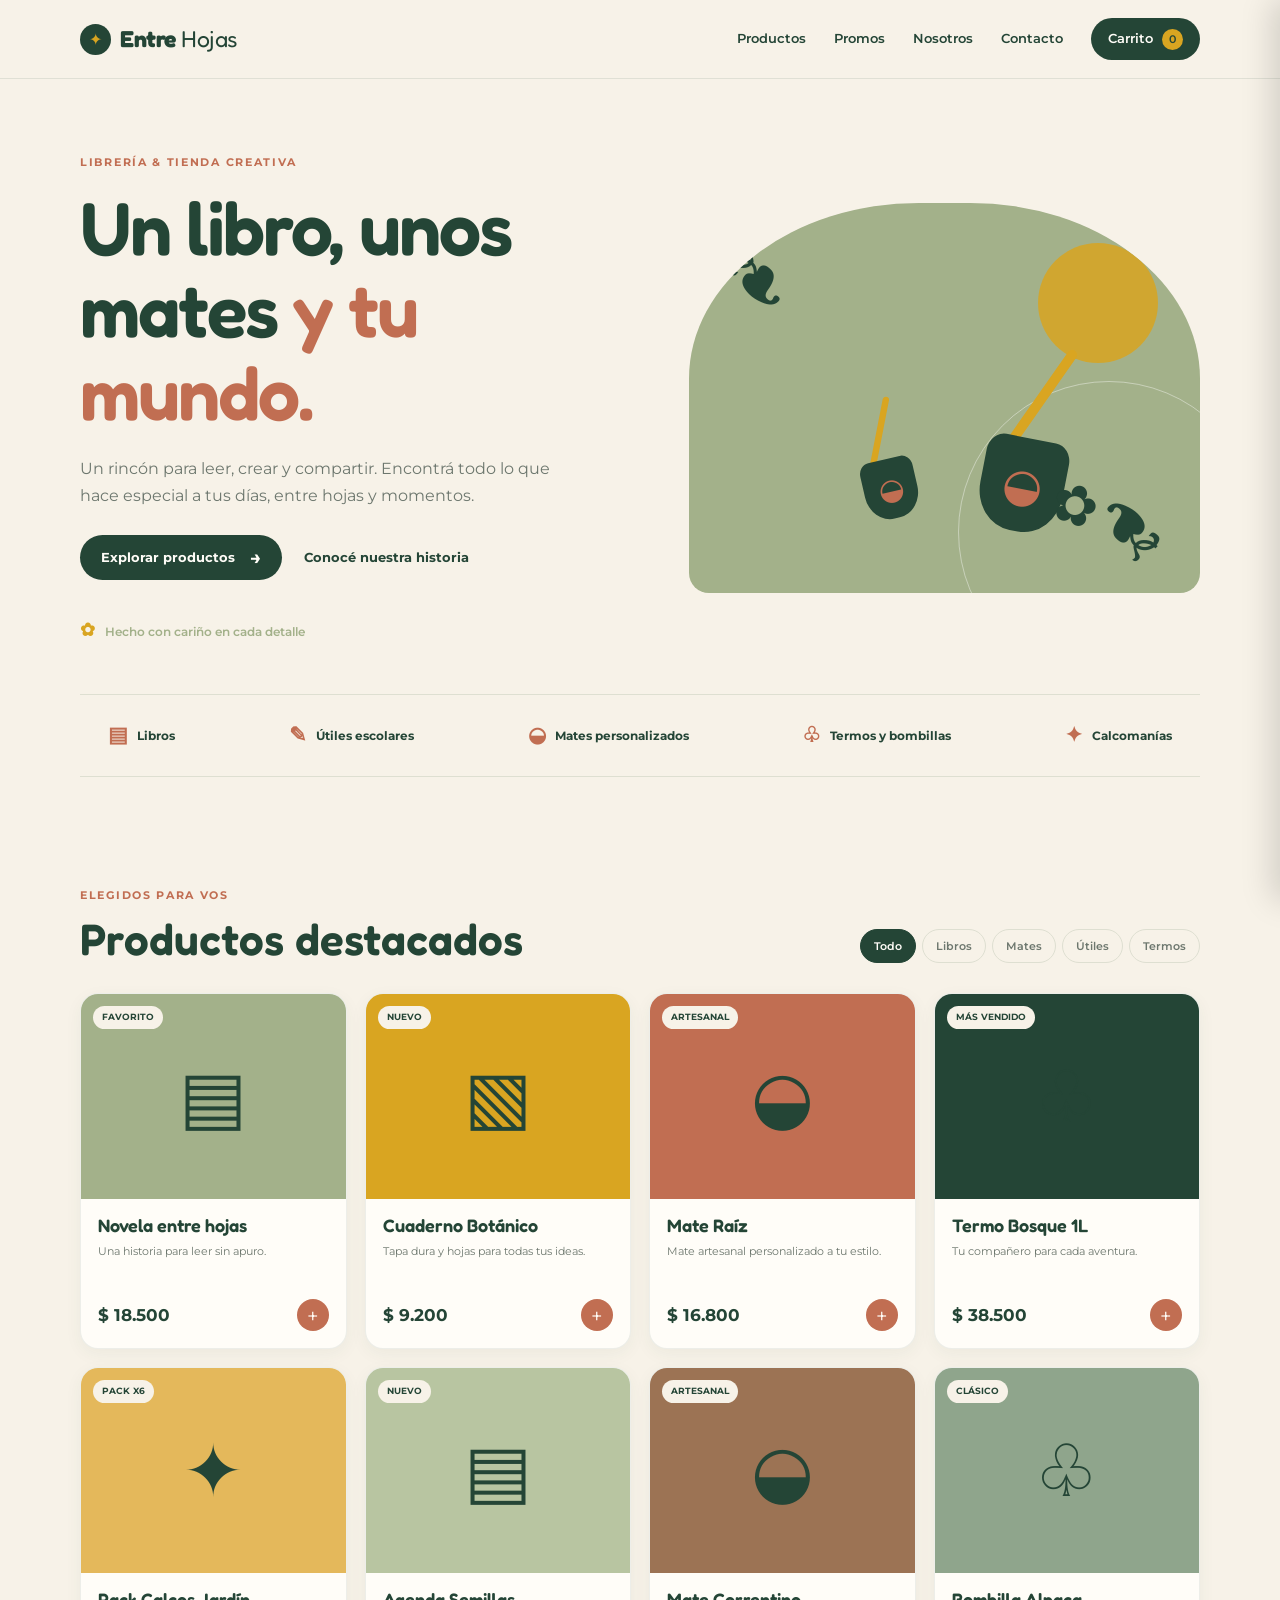
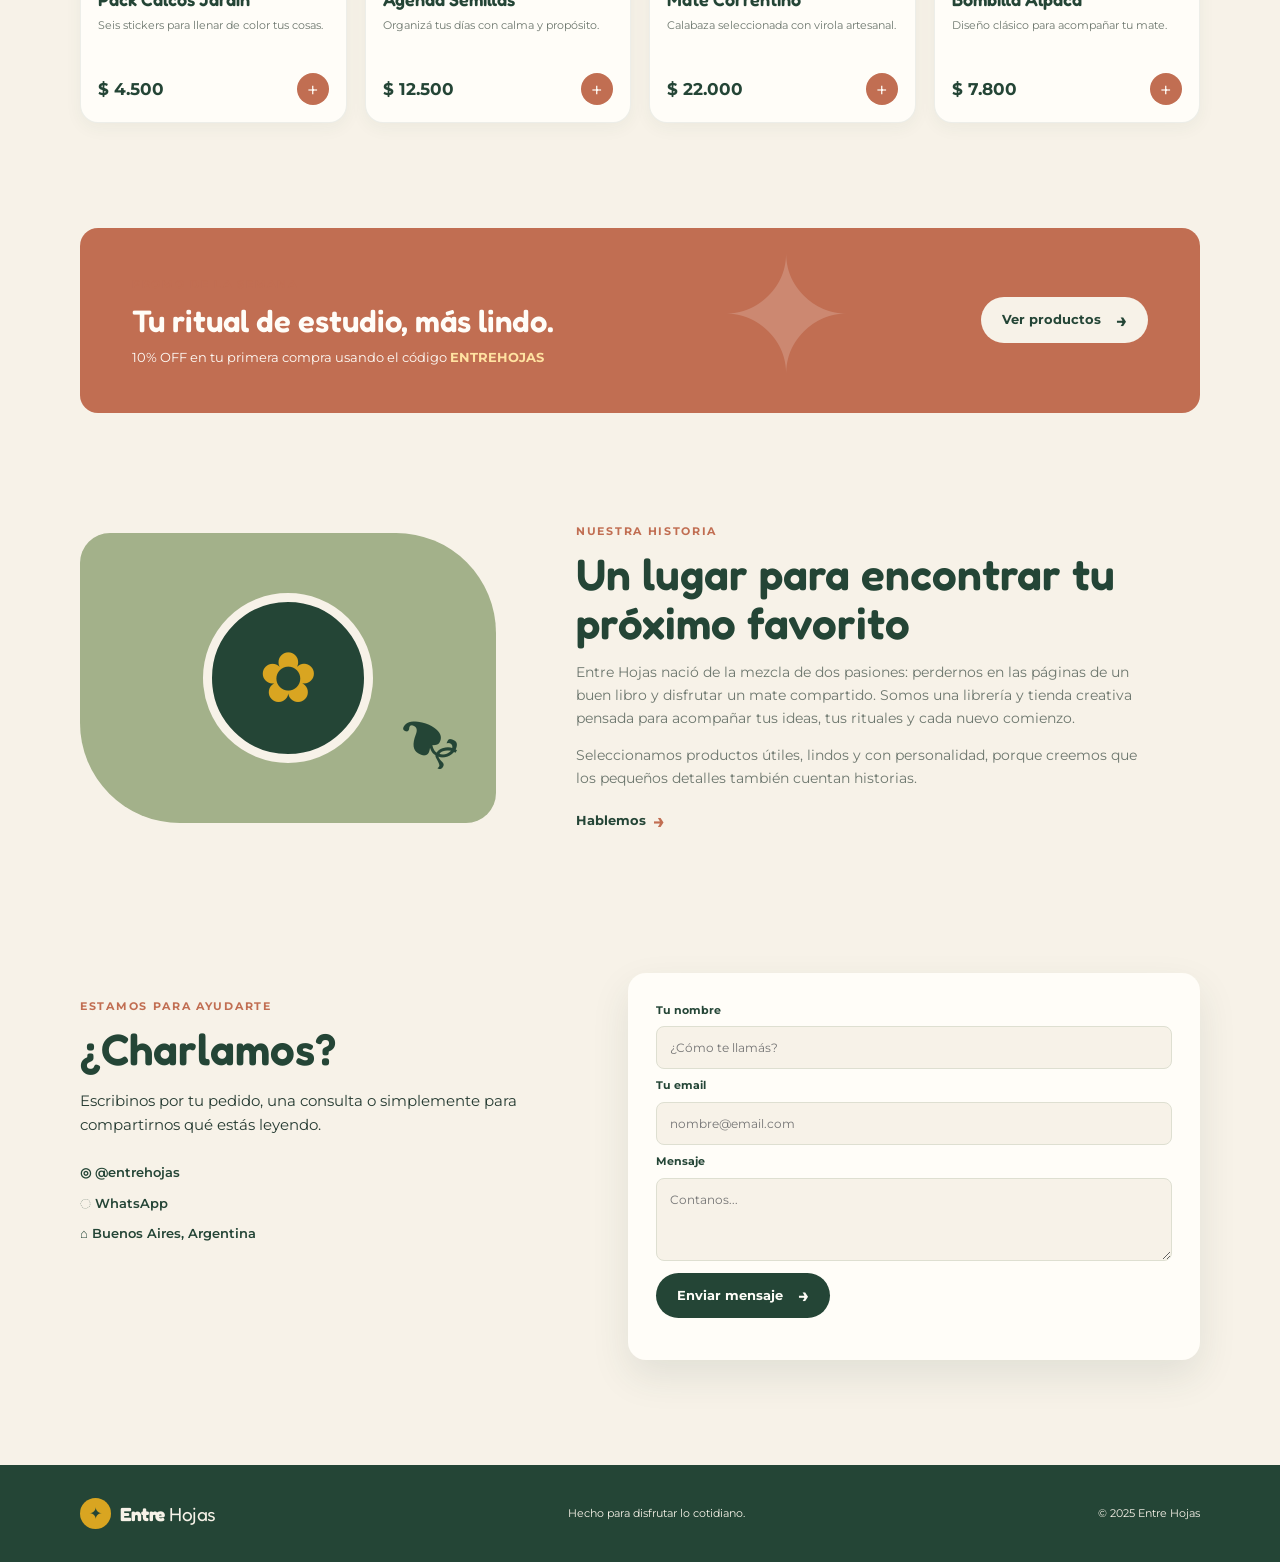
<file: luis web/index.html>
<!DOCTYPE html>
<html lang="es">
<head>
    <meta charset="UTF-8">
    <meta name="viewport" content="width=device-width, initial-scale=1.0">
    <meta name="description" content="Entre Hojas: libros, útiles, mates personalizados y mucho más.">
    <title>Entre Hojas | Un libro, unos mates y tu mundo</title>
    <link rel="preconnect" href="https://fonts.googleapis.com">
    <link rel="preconnect" href="https://fonts.gstatic.com" crossorigin>
    <link href="https://fonts.googleapis.com/css2?family=Fredoka:wght@400;500;600;700&family=Montserrat:wght@400;500;600;700&display=swap" rel="stylesheet">
    <link rel="stylesheet" href="styles.css">
</head>
<body>
    <header class="site-header" id="inicio">
        <nav class="navbar container" aria-label="Navegación principal">
            <a class="brand" href="#inicio" aria-label="Entre Hojas, inicio">
                <span class="brand-mark">✦</span>
                <span><strong>Entre</strong> Hojas</span>
            </a>
            <button class="menu-toggle" id="menuToggle" type="button" aria-label="Abrir menú" aria-expanded="false">☰</button>
            <div class="nav-links" id="navLinks">
                <a href="#productos">Productos</a>
                <a href="#promociones">Promos</a>
                <a href="#nosotros">Nosotros</a>
                <a href="#contacto">Contacto</a>
                <button class="cart-button" id="openCart" type="button" aria-label="Abrir carrito">
                    Carrito <span class="cart-count" id="cartCount">0</span>
                </button>
            </div>
        </nav>
    </header>

    <main>
        <section class="hero container">
            <div class="hero-copy">
                <span class="eyebrow">Librería & tienda creativa</span>
                <h1>Un libro, unos mates <em>y tu mundo.</em></h1>
                <p>Un rincón para leer, crear y compartir. Encontrá todo lo que hace especial a tus días, entre hojas y momentos.</p>
                <div class="hero-actions">
                    <a class="button button-primary" href="#productos">Explorar productos <span>→</span></a>
                    <a class="text-link" href="#nosotros">Conocé nuestra historia</a>
                </div>
                <div class="hero-note"><span>✿</span> Hecho con cariño en cada detalle</div>
            </div>
            <div class="hero-art" aria-label="Ilustración de mates y naturaleza">
                <div class="leaf leaf-one">❧</div>
                <div class="leaf leaf-two">❧</div>
                <div class="sun-circle"></div>
                <div class="mate-scene">
                    <div class="mate mate-large"><span class="mate-straw"></span><span class="mate-body">◒</span></div>
                    <div class="mate mate-small"><span class="mate-straw"></span><span class="mate-body">◒</span></div>
                    <span class="mate-leaf">✿</span>
                </div>
            </div>
        </section>

        <section class="category-strip container" aria-label="Categorías">
            <a href="#productos" data-category-link="libros"><span>▤</span> Libros</a>
            <a href="#productos" data-category-link="utiles"><span>✎</span> Útiles escolares</a>
            <a href="#productos" data-category-link="mates"><span>◒</span> Mates personalizados</a>
            <a href="#productos" data-category-link="termos"><span>♧</span> Termos y bombillas</a>
            <a href="#productos" data-category-link="calcos"><span>✦</span> Calcomanías</a>
        </section>

        <section class="section container" id="productos">
            <div class="section-heading">
                <div><span class="eyebrow">Elegidos para vos</span><h2>Productos destacados</h2></div>
                <div class="category-filters" role="group" aria-label="Filtrar productos">
                    <button class="filter active" type="button" data-filter="todos">Todo</button>
                    <button class="filter" type="button" data-filter="libros">Libros</button>
                    <button class="filter" type="button" data-filter="mates">Mates</button>
                    <button class="filter" type="button" data-filter="utiles">Útiles</button>
                    <button class="filter" type="button" data-filter="termos">Termos</button>
                </div>
            </div>
            <div class="product-grid" id="productGrid"></div>
        </section>

        <section class="promo-banner container" id="promociones">
            <div><span class="eyebrow">Promo de la semana</span><h2>Tu ritual de estudio, más lindo.</h2><p>10% OFF en tu primera compra usando el código <strong>ENTREHOJAS</strong></p></div>
            <a class="button button-light" href="#productos">Ver productos <span>→</span></a>
            <span class="promo-sparkle">✦</span>
        </section>

        <section class="about section container" id="nosotros">
            <div class="about-art"><div class="about-circle">✿</div><span class="about-leaf">❧</span></div>
            <div class="about-copy"><span class="eyebrow">Nuestra historia</span><h2>Un lugar para encontrar tu próximo favorito</h2><p>Entre Hojas nació de la mezcla de dos pasiones: perdernos en las páginas de un buen libro y disfrutar un mate compartido. Somos una librería y tienda creativa pensada para acompañar tus ideas, tus rituales y cada nuevo comienzo.</p><p>Seleccionamos productos útiles, lindos y con personalidad, porque creemos que los pequeños detalles también cuentan historias.</p><a class="text-link" href="#contacto">Hablemos <span>→</span></a></div>
        </section>

        <section class="contact section container" id="contacto">
            <div class="contact-copy"><span class="eyebrow">Estamos para ayudarte</span><h2>¿Charlamos?</h2><p>Escribinos por tu pedido, una consulta o simplemente para compartirnos qué estás leyendo.</p><div class="contact-details"><a href="https://instagram.com" target="_blank" rel="noreferrer">◎ @entrehojas</a><a href="https://wa.me/5491100000000" target="_blank" rel="noreferrer">◌ WhatsApp</a><span>⌂ Buenos Aires, Argentina</span></div></div>
            <form class="contact-form" id="contactForm"><label for="contactName">Tu nombre</label><input id="contactName" name="name" type="text" placeholder="¿Cómo te llamás?" required><label for="contactEmail">Tu email</label><input id="contactEmail" name="email" type="email" placeholder="nombre@email.com" required><label for="contactMessage">Mensaje</label><textarea id="contactMessage" name="message" rows="3" placeholder="Contanos..." required></textarea><button class="button button-primary" type="submit">Enviar mensaje <span>→</span></button><p class="form-message" id="formMessage" role="status"></p></form>
        </section>
    </main>

    <footer class="site-footer"><div class="container footer-inner"><a class="brand" href="#inicio"><span class="brand-mark">✦</span><span><strong>Entre</strong> Hojas</span></a><p>Hecho para disfrutar lo cotidiano.</p><span>© 2025 Entre Hojas</span></div></footer>

    <div class="cart-overlay" id="cartOverlay" hidden></div>
    <aside class="cart-drawer" id="cartDrawer" aria-label="Carrito de compras" aria-hidden="true">
        <div class="cart-header"><div><span class="eyebrow">Tu selección</span><h2>Carrito</h2></div><button class="close-cart" id="closeCart" type="button" aria-label="Cerrar carrito">×</button></div>
        <div class="cart-items" id="cartItems"><p class="empty-cart">Tu carrito está esperando nuevos favoritos.</p></div>
        <div class="cart-footer"><div class="cart-total"><span>Total</span><strong id="cartTotal">$0</strong></div><button class="button button-primary checkout-button" id="checkoutButton" type="button">Finalizar compra <span>→</span></button></div>
    </aside>
    <script src="script.js"></script>
</body>
</html>
</file>
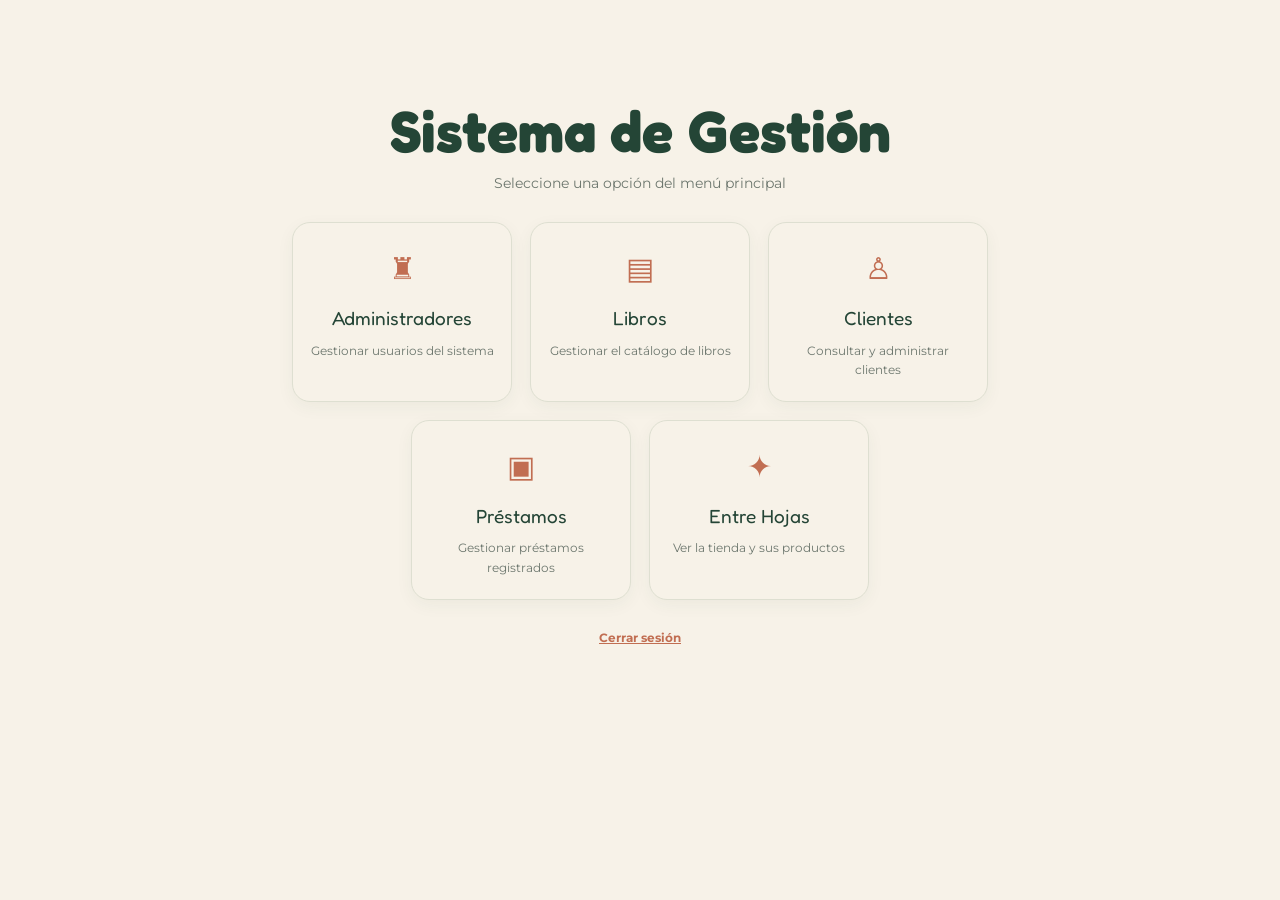
<file: luis web/menu.html>
﻿<!DOCTYPE html>
<html lang="es">
<head>
    <meta charset="utf-8" />
    <meta name="viewport" content="width=device-width, initial-scale=1" />
    <title>Entre Hojas | Menú principal</title>
    <link rel="stylesheet" href="css/entre-hojas-theme.css" />
</head>
<body>
    <main class="eh-menu">
        <h1>Sistema de Gestión</h1>
        <p class="subtitulo">Seleccione una opción del menú principal</p>

        <nav class="opciones" aria-label="Menú principal">
            <a class="opcion" href="admin.aspx">
                <span class="icono">♜</span>
                <span class="nombre">Administradores</span>
                <span class="descripcion">Gestionar usuarios del sistema</span>
            </a>
            <a class="opcion" href="libros.aspx">
                <span class="icono">▤</span>
                <span class="nombre">Libros</span>
                <span class="descripcion">Gestionar el catálogo de libros</span>
            </a>
            <a class="opcion" href="clientes.aspx">
                <span class="icono">♙</span>
                <span class="nombre">Clientes</span>
                <span class="descripcion">Consultar y administrar clientes</span>
            </a>
            <a class="opcion" href="prestamos.aspx">
                <span class="icono">▣</span>
                <span class="nombre">Préstamos</span>
                <span class="descripcion">Gestionar préstamos registrados</span>
            </a>
            <a class="opcion" href="index.html">
                <span class="icono">✦</span>
                <span class="nombre">Entre Hojas</span>
                <span class="descripcion">Ver la tienda y sus productos</span>
            </a>
        </nav>

        <a class="salir" href="login.aspx?salir=1">Cerrar sesión</a>
    </main>
</body>
</html>
</file>
<file: luis web/styles.css>
:root {
    --forest: #244536;
    --sage: #a3b18a;
    --cream: #f7f2e8;
    --terracotta: #c16e52;
    --mustard: #d9a521;
    --ink: #263b32;
    --muted: #6d776e;
    --white: #fffdf8;
    --line: #dedfd1;
    --shadow: 0 16px 38px rgba(36, 69, 54, .1);
    --radius: 18px;
}

* { box-sizing: border-box; }
html { scroll-behavior: smooth; }
body { margin: 0; color: var(--ink); background: var(--cream); font-family: "Montserrat", sans-serif; font-size: 15px; line-height: 1.65; }
a { color: inherit; text-decoration: none; }
button, input, textarea { font: inherit; }
button { cursor: pointer; }
.container { width: min(1120px, calc(100% - 44px)); margin-inline: auto; }

.site-header { position: sticky; top: 0; z-index: 20; background: rgba(247, 242, 232, .94); border-bottom: 1px solid rgba(36, 69, 54, .1); backdrop-filter: blur(12px); }
.navbar { min-height: 78px; display: flex; align-items: center; justify-content: space-between; gap: 30px; }
.brand { display: inline-flex; align-items: center; gap: 9px; color: var(--forest); font-family: "Fredoka", sans-serif; font-size: 23px; letter-spacing: -.5px; }
.brand strong { font-weight: 700; }
.brand-mark { display: grid; width: 31px; height: 31px; place-items: center; color: var(--mustard); background: var(--forest); border-radius: 50%; font-size: 16px; }
.nav-links { display: flex; align-items: center; gap: 28px; color: var(--forest); font-size: 13px; font-weight: 600; }
.nav-links a:hover, .text-link:hover { color: var(--terracotta); }
.cart-button { display: inline-flex; align-items: center; gap: 9px; border: 0; color: var(--white); background: var(--forest); border-radius: 999px; padding: 10px 17px; font-size: 13px; font-weight: 600; }
.cart-count { display: grid; width: 21px; height: 21px; place-items: center; color: var(--forest); background: var(--mustard); border-radius: 50%; font-size: 11px; }
.menu-toggle { display: none; border: 0; color: var(--forest); background: transparent; font-size: 25px; }

.hero { min-height: 550px; display: grid; grid-template-columns: 1.05fr .95fr; align-items: center; gap: 45px; padding-block: 70px 48px; }
.eyebrow { display: inline-block; color: var(--terracotta); font-size: 11px; font-weight: 700; letter-spacing: 1.7px; text-transform: uppercase; }
h1, h2, h3 { margin: 0; color: var(--forest); font-family: "Fredoka", sans-serif; font-weight: 600; line-height: 1.1; }
h1 { max-width: 580px; margin-top: 13px; font-size: clamp(44px, 6vw, 75px); letter-spacing: -2px; }
h1 em { color: var(--terracotta); font-style: normal; }
.hero-copy > p { max-width: 490px; margin: 22px 0 26px; color: var(--muted); font-size: 16px; }
.hero-actions { display: flex; align-items: center; flex-wrap: wrap; gap: 22px; }
.button { display: inline-flex; align-items: center; justify-content: center; gap: 15px; border: 0; border-radius: 999px; padding: 12px 21px; font-weight: 700; font-size: 13px; transition: transform .2s, box-shadow .2s; }
.button span { font-size: 19px; line-height: 1; }
.button:hover { transform: translateY(-2px); box-shadow: 0 9px 18px rgba(36, 69, 54, .18); }
.button-primary { color: var(--white); background: var(--forest); }
.button-light { color: var(--forest); background: var(--cream); }
.text-link { display: inline-flex; align-items: center; gap: 7px; color: var(--forest); font-size: 13px; font-weight: 700; }
.text-link span { color: var(--terracotta); font-size: 20px; }
.hero-note { margin-top: 36px; color: var(--sage); font-size: 12px; font-weight: 600; }
.hero-note span { margin-right: 7px; color: var(--mustard); font-size: 18px; }

.hero-art { position: relative; min-height: 390px; overflow: hidden; border-radius: 45% 45% 20px 20px; background: var(--sage); isolation: isolate; }
.hero-art::after { position: absolute; right: -60px; bottom: -90px; width: 300px; height: 300px; border: 1px solid rgba(255,255,255,.4); border-radius: 50%; content: ""; }
.sun-circle { position: absolute; top: 40px; right: 42px; width: 120px; height: 120px; border-radius: 50%; background: rgba(217, 165, 33, .85); }
.leaf { position: absolute; z-index: 1; color: var(--forest); font-size: 92px; line-height: 1; transform: rotate(45deg); }
.leaf-one { top: 29px; left: 30px; }
.leaf-two { right: 32px; bottom: 17px; transform: rotate(225deg); }
.mate-scene { position: absolute; z-index: 2; right: 20%; bottom: 42px; width: 275px; height: 250px; }
.book { position: absolute; bottom: 0; width: 240px; height: 44px; border-radius: 7px 12px 5px 5px; box-shadow: 7px 8px 0 rgba(36,69,54,.15); }
.book-back { left: 10px; bottom: 7px; background: var(--terracotta); transform: rotate(8deg); }
.book-middle { left: 0; bottom: 40px; background: var(--mustard); transform: rotate(-4deg); }
.book-front { left: 28px; bottom: 78px; display: grid; width: 190px; height: 125px; place-items: center; color: var(--cream); background: var(--forest); border: 7px solid var(--cream); border-radius: 5px; text-align: center; box-shadow: 8px 10px 0 rgba(36,69,54,.18); transform: rotate(2deg); }
.book-front span { font-family: "Fredoka", sans-serif; font-size: 19px; line-height: 1.1; }
.mate { position: absolute; width: 85px; height: 110px; }
.mate-large { right: 35px; bottom: 34px; transform: rotate(11deg) scale(1.25); }
.mate-small { left: 18px; bottom: 20px; transform: rotate(-13deg) scale(.8); }
.mate-body { position: absolute; right: 4px; bottom: 0; display: grid; width: 67px; height: 75px; place-items: center; color: var(--terracotta); background: var(--forest); border-radius: 20% 20% 45% 45%; font-size: 37px; }
.mate-straw { position: absolute; right: 33px; bottom: 55px; width: 8px; height: 100px; background: var(--mustard); border-radius: 5px; transform: rotate(24deg); }
.mate-leaf { position: absolute; right: 0; bottom: 0; color: var(--forest); font-size: 55px; transform: rotate(20deg); }

.category-strip { display: flex; justify-content: space-between; gap: 12px; padding: 23px 28px; border-top: 1px solid var(--line); border-bottom: 1px solid var(--line); }
.category-strip a { display: flex; align-items: center; gap: 9px; color: var(--forest); font-size: 12px; font-weight: 700; }
.category-strip a:hover { color: var(--terracotta); }
.category-strip span { color: var(--terracotta); font-size: 21px; }
.section { padding-block: 105px; }
.section-heading { display: flex; align-items: end; justify-content: space-between; gap: 20px; margin-bottom: 30px; }
h2 { margin-top: 8px; font-size: clamp(30px, 4vw, 44px); }
.category-filters { display: flex; flex-wrap: wrap; gap: 6px; }
.filter { border: 1px solid var(--line); border-radius: 999px; padding: 7px 13px; color: var(--muted); background: transparent; font-size: 11px; font-weight: 600; }
.filter.active, .filter:hover { border-color: var(--forest); color: var(--white); background: var(--forest); }
.product-grid { display: grid; grid-template-columns: repeat(4, 1fr); gap: 18px; }
.product-card { overflow: hidden; border: 1px solid rgba(36,69,54,.08); border-radius: var(--radius); background: var(--white); box-shadow: 0 5px 17px rgba(36,69,54,.05); transition: transform .2s, box-shadow .2s; }
.product-card:hover { transform: translateY(-5px); box-shadow: var(--shadow); }
.product-image { position: relative; display: grid; height: 205px; place-items: center; color: var(--forest); background: var(--sage); font-size: 72px; }
.product-image img { width: 100%; height: 100%; object-fit: cover; }
.product-tag { position: absolute; top: 12px; left: 12px; padding: 4px 9px; border-radius: 999px; color: var(--forest); background: var(--cream); font-size: 9px; font-weight: 700; text-transform: uppercase; }
.product-info { padding: 17px; }
.product-info h3 { font-size: 18px; }
.product-description { min-height: 43px; margin: 7px 0 13px; color: var(--muted); font-size: 11px; line-height: 1.5; }
.product-bottom { display: flex; align-items: center; justify-content: space-between; gap: 8px; }
.product-price { color: var(--forest); font-size: 17px; font-weight: 700; }
.add-product { display: grid; width: 32px; height: 32px; place-items: center; border: 0; border-radius: 50%; color: var(--white); background: var(--terracotta); font-size: 20px; }
.add-product:hover { background: var(--forest); }

.promo-banner { position: relative; display: flex; align-items: center; justify-content: space-between; gap: 20px; min-height: 185px; overflow: hidden; padding: 34px 52px; border-radius: var(--radius); color: var(--white); background: var(--terracotta); }
.promo-banner h2 { color: var(--white); font-size: 31px; }
.promo-banner p { margin: 9px 0 0; font-size: 13px; }
.promo-banner strong { color: #ffe2a1; }
.promo-sparkle { position: absolute; right: 31%; bottom: -34px; color: rgba(255,255,255,.18); font-size: 160px; }
.about { display: grid; grid-template-columns: .8fr 1.2fr; align-items: center; gap: 80px; }
.about-art { position: relative; display: grid; height: 290px; place-items: center; border-radius: 30px 100px 30px 100px; background: var(--sage); }
.about-circle { display: grid; width: 170px; height: 170px; place-items: center; border: 9px solid var(--cream); border-radius: 50%; color: var(--mustard); background: var(--forest); font-size: 70px; }
.about-leaf { position: absolute; right: 32px; bottom: 10px; color: var(--forest); font-size: 85px; transform: rotate(210deg); }
.about-copy p { max-width: 580px; color: var(--muted); font-size: 14px; }
.contact { display: grid; grid-template-columns: .9fr 1.1fr; gap: 80px; padding-top: 30px; }
.contact-copy { padding-top: 20px; }
.contact-details { display: grid; gap: 9px; margin-top: 24px; color: var(--forest); font-size: 13px; font-weight: 600; }
.contact-details a:hover { color: var(--terracotta); }
.contact-form { display: grid; grid-template-columns: 1fr 1fr; gap: 7px 14px; padding: 28px; border-radius: var(--radius); background: var(--white); box-shadow: var(--shadow); }
.contact-form label { color: var(--forest); font-size: 11px; font-weight: 700; }
.contact-form input, .contact-form textarea { width: 100%; grid-column: span 2; border: 1px solid var(--line); border-radius: 8px; padding: 11px 13px; outline: 0; color: var(--ink); background: var(--cream); font-size: 12px; resize: vertical; }
.contact-form input:focus, .contact-form textarea:focus { border-color: var(--sage); box-shadow: 0 0 0 3px rgba(163,177,138,.2); }
.contact-form .button { justify-self: start; margin-top: 5px; }
.form-message { grid-column: span 2; margin: 7px 0 0; color: var(--terracotta); font-size: 11px; }
.site-footer { padding: 28px 0; color: var(--cream); background: var(--forest); }
.footer-inner { display: flex; align-items: center; justify-content: space-between; gap: 20px; font-size: 11px; }
.footer-inner .brand { color: var(--cream); font-size: 19px; }
.footer-inner .brand-mark { color: var(--forest); background: var(--mustard); }

.cart-overlay { position: fixed; z-index: 29; inset: 0; background: rgba(36,69,54,.42); }
.cart-drawer { position: fixed; z-index: 30; top: 0; right: 0; display: flex; flex-direction: column; width: min(410px, 100%); height: 100vh; padding: 30px; background: var(--white); box-shadow: -8px 0 30px rgba(0,0,0,.15); transform: translateX(100%); transition: transform .3s ease; }
.cart-drawer.open { transform: translateX(0); }
.cart-header { display: flex; align-items: flex-start; justify-content: space-between; border-bottom: 1px solid var(--line); padding-bottom: 18px; }
.cart-header h2 { font-size: 31px; }
.close-cart { border: 0; color: var(--forest); background: transparent; font-size: 30px; line-height: 1; }
.cart-items { flex: 1; overflow-y: auto; padding: 22px 0; }
.empty-cart { color: var(--muted); font-size: 13px; text-align: center; }
.cart-item { display: grid; grid-template-columns: 56px 1fr auto; align-items: center; gap: 12px; margin-bottom: 16px; }
.cart-item-image { display: grid; width: 56px; height: 56px; place-items: center; border-radius: 10px; color: var(--forest); background: var(--sage); font-size: 25px; }
.cart-item-name { font-family: "Fredoka", sans-serif; font-size: 15px; }
.cart-item-price { color: var(--muted); font-size: 11px; }
.quantity-control { display: flex; align-items: center; gap: 8px; margin-top: 5px; }
.quantity-control button { width: 22px; height: 22px; border: 1px solid var(--line); border-radius: 50%; color: var(--forest); background: transparent; }
.remove-item { border: 0; color: var(--terracotta); background: transparent; font-size: 17px; }
.cart-footer { border-top: 1px solid var(--line); padding-top: 20px; }
.cart-total { display: flex; justify-content: space-between; margin-bottom: 16px; color: var(--muted); }
.cart-total strong { color: var(--forest); font-size: 21px; }
.checkout-button { width: 100%; }

@media (max-width: 900px) {
    .nav-links { gap: 14px; }
    .hero { grid-template-columns: 1fr; padding-top: 50px; }
    .hero-art { min-height: 320px; }
    .product-grid { grid-template-columns: repeat(2, 1fr); }
    .about, .contact { grid-template-columns: 1fr; gap: 34px; }
}
@media (max-width: 650px) {
    .container { width: min(100% - 28px, 560px); }
    .navbar { min-height: 65px; }
    .menu-toggle { display: block; }
    .nav-links { position: absolute; top: 65px; right: 14px; left: 14px; display: none; flex-direction: column; align-items: stretch; gap: 0; padding: 10px; border: 1px solid var(--line); border-radius: 12px; background: var(--white); box-shadow: var(--shadow); }
    .nav-links.open { display: flex; }
    .nav-links a, .cart-button { padding: 11px 14px; }
    .cart-button { justify-content: space-between; border-radius: 8px; }
    .hero { padding-block: 42px 35px; }
    h1 { font-size: 47px; }
    .hero-art { min-height: 275px; }
    .mate-scene { right: 9%; bottom: 20px; transform: scale(.8); transform-origin: bottom right; }
    .category-strip { display: grid; grid-template-columns: 1fr 1fr; padding: 18px 0; }
    .section { padding-block: 70px; }
    .section-heading { align-items: flex-start; flex-direction: column; }
    .product-grid { grid-template-columns: 1fr 1fr; gap: 10px; }
    .product-image { height: 145px; font-size: 52px; }
    .product-info { padding: 12px; }
    .product-info h3 { font-size: 15px; }
    .product-description { font-size: 10px; }
    .product-price { font-size: 14px; }
    .promo-banner { align-items: flex-start; flex-direction: column; padding: 30px 25px; }
    .promo-banner h2 { font-size: 27px; }
    .footer-inner { align-items: flex-start; flex-direction: column; }
}
@media (max-width: 390px) { .product-grid { grid-template-columns: 1fr; } }
</file>
<file: luis web/css/entre-hojas-theme.css>
@import url('https://fonts.googleapis.com/css2?family=Fredoka:wght@400;500;600;700&family=Montserrat:wght@400;500;600;700&display=swap');

:root {
    --forest: #244536;
    --sage: #a3b18a;
    --cream: #f7f2e8;
    --terracotta: #c16e52;
    --mustard: #d9a521;
    --ink: #263b32;
    --muted: #6d776e;
    --white: #fffdf8;
    --line: #dedfd1;
    --shadow: 0 16px 38px rgba(36, 69, 54, .1);
    --radius: 18px;
}

* { box-sizing: border-box; }
html { scroll-behavior: smooth; }
body {
    min-height: 100vh;
    margin: 0;
    padding: 28px;
    color: var(--ink);
    background: var(--cream);
    font-family: "Montserrat", sans-serif;
    font-size: 14px;
    line-height: 1.6;
}
a { color: inherit; }
button, input, select, textarea { font: inherit; }
button, input[type="submit"] { cursor: pointer; }
#form1 { width: min(1120px, 100%); margin: 0 auto; }
.eh-page { padding: 22px 0 40px; }
.page-heading { margin-bottom: 24px; }
.page-heading p { max-width: 620px; margin: 0; }

.eh-panel, #form1 > div, #form1 > div > div {
    border: 1px solid rgba(36, 69, 54, .08);
    border-radius: var(--radius);
    background: var(--white);
    box-shadow: var(--shadow);
}

h1, h2, h3, legend { color: var(--forest); font-family: "Fredoka", sans-serif; }
h1, h2, h3 { line-height: 1.1; }
h1 { margin: 0 0 10px; font-size: clamp(36px, 6vw, 58px); }
h2 { margin: 0 0 10px; font-size: clamp(28px, 4vw, 42px); }
p { color: var(--muted); }

.eyebrow {
    display: inline-block;
    color: var(--terracotta);
    font-size: 11px;
    font-weight: 700;
    letter-spacing: 1.7px;
    text-transform: uppercase;
}

.accion, input.accion, button.accion {
    display: inline-flex;
    align-items: center;
    justify-content: center;
    min-height: 40px;
    margin: 4px;
    padding: 10px 18px;
    border: 0;
    border-radius: 999px;
    color: var(--white);
    background: var(--forest);
    font-size: 12px;
    font-weight: 700;
    transition: transform .2s, box-shadow .2s, background .2s;
}
.accion:hover { background: var(--terracotta); transform: translateY(-2px); box-shadow: 0 9px 18px rgba(36, 69, 54, .18); }
.btn-blue, .btn-green { background: var(--forest); border-color: transparent; }
.btn-red { color: var(--forest); background: var(--mustard); }

.lbl { display: block; margin: 12px 0 6px; color: var(--forest); font-size: 11px; font-weight: 700; }
.input, select, textarea {
    width: 100%;
    min-height: 40px;
    border: 1px solid var(--line);
    border-radius: 9px;
    padding: 9px 12px;
    outline: 0;
    color: var(--ink);
    background: var(--cream);
}
.input:focus, select:focus, textarea:focus { border-color: var(--sage); box-shadow: 0 0 0 3px rgba(163, 177, 138, .2); }

fieldset { margin: 0; border: 1px solid var(--line); border-radius: 14px; padding: 20px; background: rgba(247, 242, 232, .55); }
legend { padding: 0 8px; font-size: 20px; font-weight: 600; }
#pnlActions { display: flex; flex-wrap: wrap; align-items: center; gap: 5px; margin-bottom: 12px; }
#topNav { margin: 0 0 20px; }
#pnlActions + .form-message { display: block; min-height: 22px; margin: 6px 4px 14px; }
.management-layout { display: grid; grid-template-columns: minmax(270px, 360px) minmax(0, 1fr); gap: 24px; align-items: start; }
.management-layout > div { min-width: 0; }
.filter-panel { margin-bottom: 18px; }
.filter-panel .input { margin-bottom: 4px; }
.loan-placeholder { display: grid; min-height: 260px; place-items: center; padding: 24px; text-align: center; }
.success-message { color: var(--forest); }
.error-message { color: var(--terracotta); }
#datosPersonales { display: flex; gap: 24px; align-items: flex-start; margin-top: 20px; }
#datosPersonales > fieldset { flex: 0 0 360px; }
#datosPersonales > div { flex: 1; }
.data-area { min-height: 260px; overflow-x: auto; margin-top: 8px; border: 1px solid var(--line); border-radius: 12px; background: var(--cream); }
.grid { width: 100%; border-collapse: collapse; }
.grid th { padding: 12px; color: var(--white); background: var(--forest); text-align: left; font-size: 12px; }
.grid td { padding: 12px; border-bottom: 1px solid var(--line); color: var(--ink); background: var(--white); }
.grid tr:hover td { background: #f0eadc; }

.form-message, .helper { color: var(--muted); font-size: 12px; }
.login-card { max-width: 560px; margin: 8vh auto; padding: 34px; }
.login-card fieldset { border: 0; padding: 0; background: transparent; }
.login-card .input { margin-bottom: 8px; }
.login-card .accion { margin: 14px 0 0; }

.eh-menu { max-width: 900px; margin: 4vh auto; padding: 36px; text-align: center; }
.eh-menu h1 { margin-bottom: 8px; }
.subtitulo { margin: 0 0 28px; }
.opciones { display: flex; justify-content: center; flex-wrap: wrap; gap: 18px; }
.opcion { display: block; width: 220px; padding: 22px 16px; border: 1px solid var(--line); border-radius: var(--radius); color: var(--ink); background: var(--cream); text-decoration: none; box-shadow: 0 5px 17px rgba(36, 69, 54, .05); transition: transform .2s, box-shadow .2s; }
.opcion:hover { transform: translateY(-5px); box-shadow: var(--shadow); }
.icono { display: block; margin-bottom: 10px; color: var(--terracotta); font-size: 30px; }
.nombre { display: block; color: var(--forest); font-family: "Fredoka", sans-serif; font-size: 19px; }
.descripcion { display: block; margin-top: 7px; color: var(--muted); font-size: 12px; }
.salir { display: inline-block; margin-top: 28px; color: var(--terracotta); font-size: 12px; font-weight: 700; }

@media (max-width: 700px) {
    body { padding: 14px; }
    .login-card, .eh-menu { padding: 24px 18px; }
    #datosPersonales { flex-direction: column; }
    .management-layout { grid-template-columns: 1fr; }
    #datosPersonales > fieldset { flex-basis: auto; width: 100%; }
    #pnlActions { align-items: stretch; }
    .accion { margin: 3px 0; }
    .opcion { width: 100%; max-width: 320px; }
}
</file>
